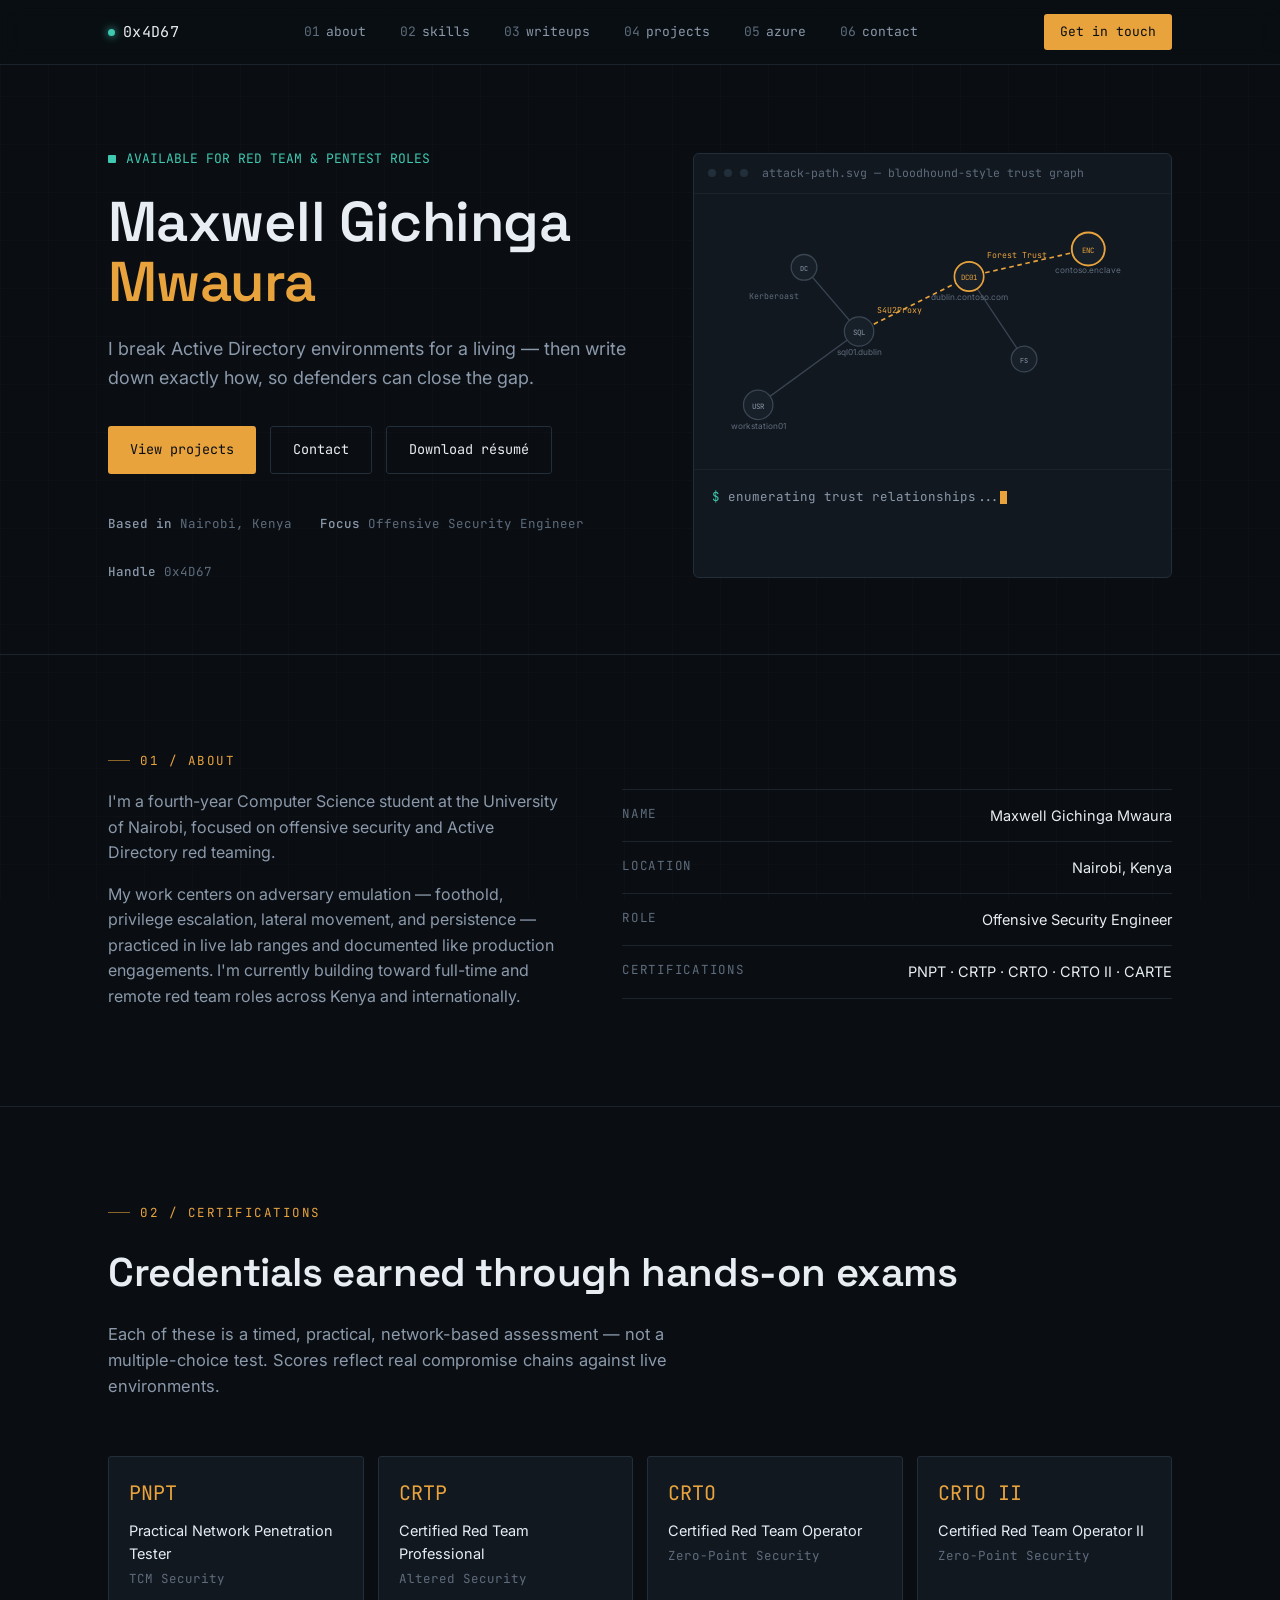
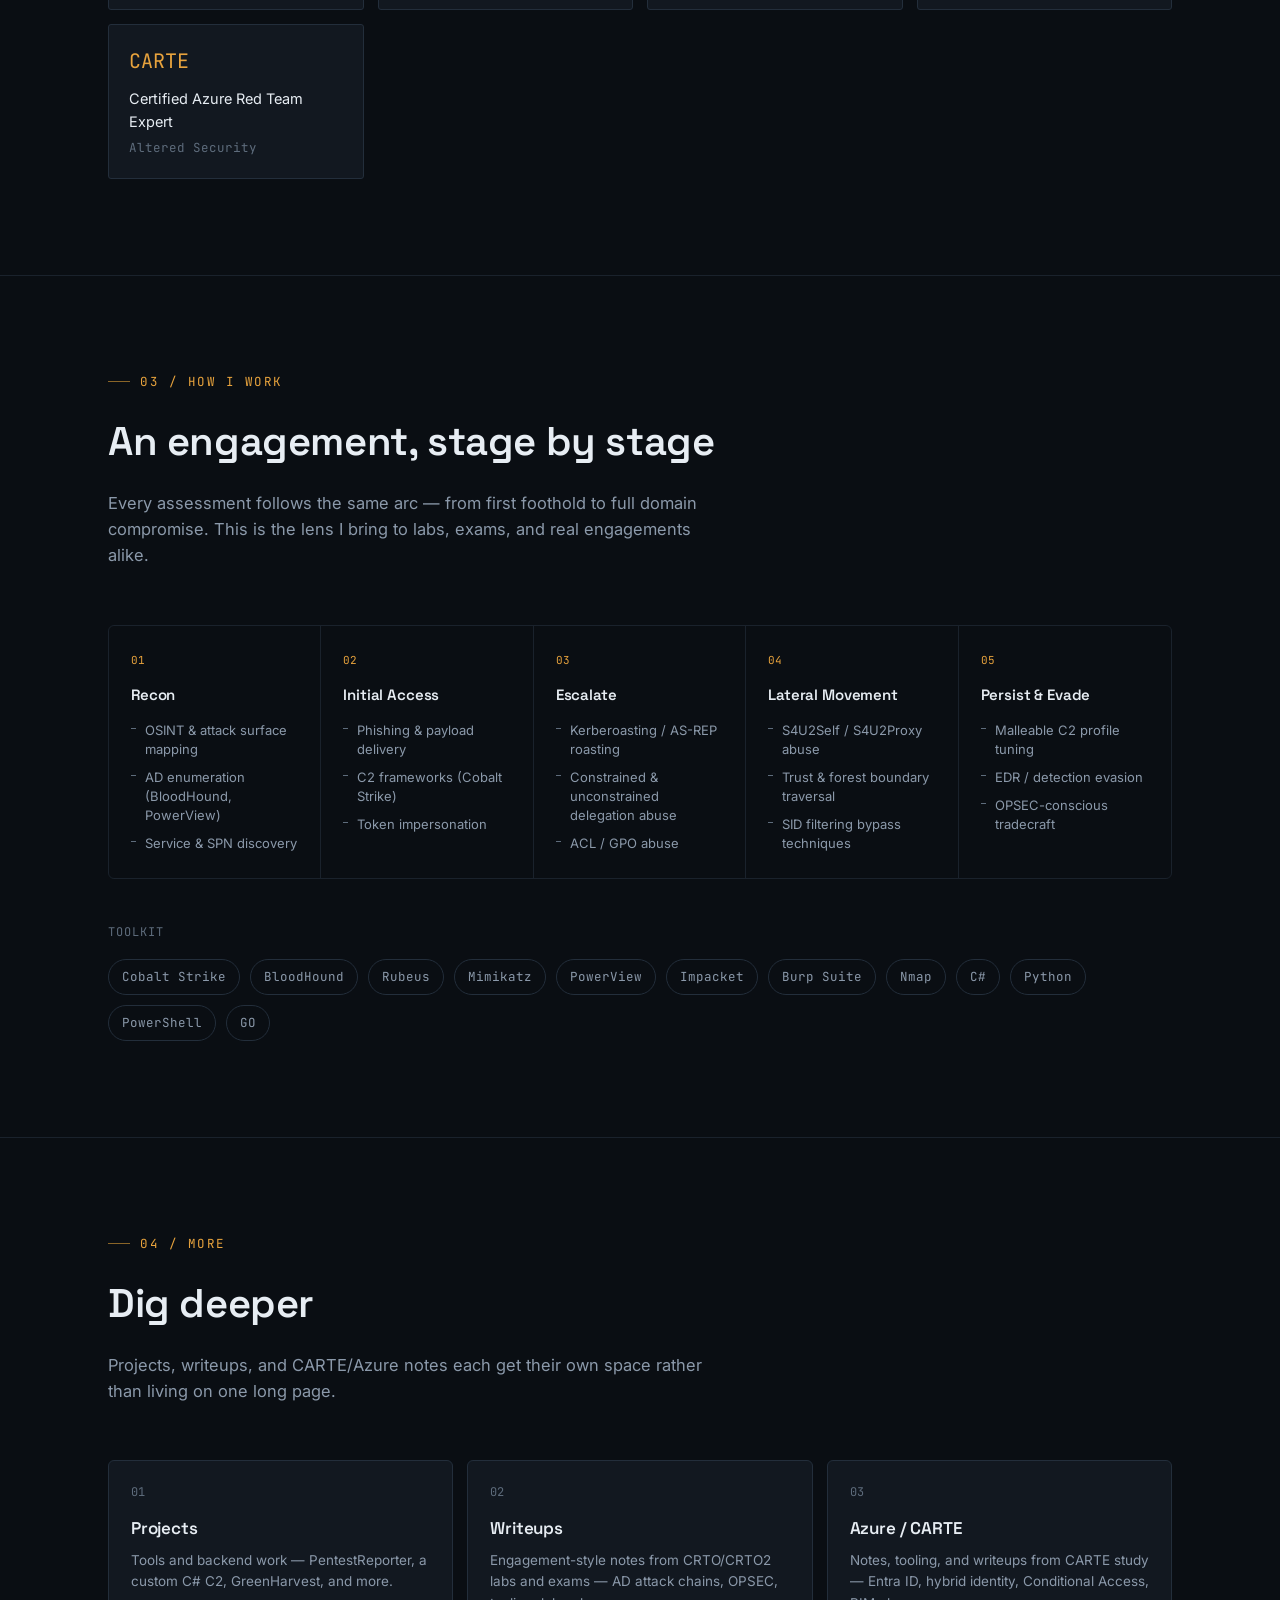
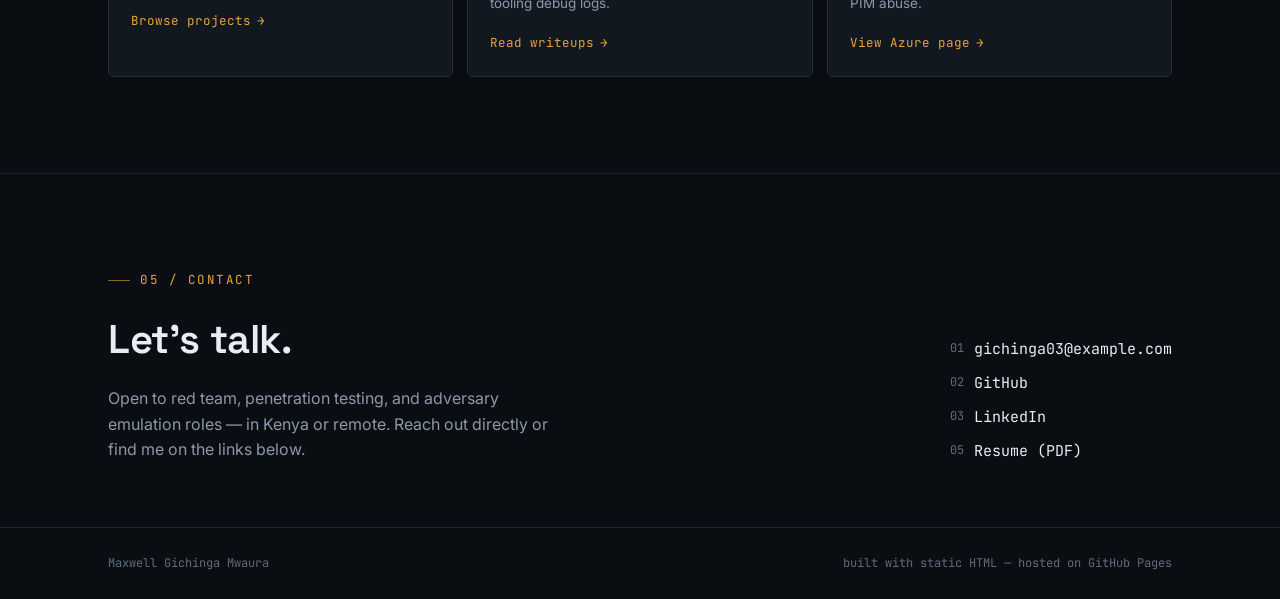
<file: index.html>
<!DOCTYPE html>
<html lang="en">
<head>
<meta charset="UTF-8">
<meta name="viewport" content="width=device-width, initial-scale=1.0">
<title>Maxwell Gichinga Mwaura — Offensive Security Engineer</title>
<meta name="description" content="Portfolio of Maxwell Gichinga Mwaura — offensive security engineer specializing in Active Directory red teaming, based in Nairobi, Kenya.">

<link rel="icon" href="data:image/svg+xml,<svg xmlns=%22http://www.w3.org/2000/svg%22 viewBox=%220 0 100 100%22><rect width=%22100%22 height=%22100%22 fill=%22%230A0E13%22/><text x=%2250%22 y=%2266%22 font-size=%2260%22 fill=%22%23E8A33D%22 text-anchor=%22middle%22 font-family=%22monospace%22>&gt;</text></svg>">

<link rel="preconnect" href="https://fonts.googleapis.com">
<link href="https://fonts.googleapis.com/css2?family=Space+Grotesk:wght@500;600;700&family=Inter:wght@400;500;600&family=JetBrains+Mono:wght@400;500&display=swap" rel="stylesheet">

<link rel="stylesheet" href="css/style.css">
</head>
<body>

<!-- ============================================================
     NAV
     ============================================================ -->
<header class="nav">
  <div class="container nav-inner">
    <div class="nav-logo"><span class="dot"></span><span id="nav-handle">0x4D67</span></div>
    <nav class="nav-links">
      <a href="#about" data-index="01">about</a>
      <a href="#skills" data-index="02">skills</a>
      <a href="writeups.html" data-index="03">writeups</a>
      <a href="projects.html" data-index="04">projects</a>
      <a href="azure.html" data-index="05">azure</a>
      <a href="#contact" data-index="06">contact</a>
    </nav>
    <a href="#contact" class="nav-cta">Get in touch</a>
  </div>
</header>

<!-- ============================================================
     HERO
     ============================================================ -->
<section class="hero">
  <div class="container hero-grid">
    <div class="reveal in">
      <div class="hero-kicker"><span class="blink"></span> AVAILABLE FOR RED TEAM &amp; PENTEST ROLES</div>
      <h1 id="hero-name">Maxwell Gichinga<br><span class="accent">Mwaura</span></h1>
      <p class="lede" id="hero-tagline">I break Active Directory environments for a living — then write down exactly how, so defenders can close the gap.</p>
      <div class="hero-actions" id="hero-actions">
        <a href="projects.html" class="btn btn-primary">View projects</a>
        <a href="#contact" class="btn btn-ghost">Contact</a>
        <!-- resume button injected here by main.js if resumeUrl is set -->
      </div>
      <div class="hero-meta" id="hero-meta">
        <span><strong>Based in</strong> Nairobi, Kenya</span>
        <span><strong>Focus</strong> AD Red Teaming</span>
        <span><strong>Status</strong> University of Nairobi, CS '27</span>
      </div>
    </div>

    <div class="hero-visual reveal in">
      <div class="hero-visual-head">
        <span class="tab"></span><span class="tab"></span><span class="tab"></span>
        <span style="margin-left:6px;">attack-path.svg — bloodhound-style trust graph</span>
      </div>

      <svg viewBox="0 0 520 300" xmlns="http://www.w3.org/2000/svg" aria-hidden="true">
        <defs>
          <marker id="arrow" viewBox="0 0 10 10" refX="9" refY="5" markerWidth="6" markerHeight="6" orient="auto-start-reverse">
            <path d="M0,0 L10,5 L0,10 z" fill="#3A4552"></path>
          </marker>
          <marker id="arrowAmber" viewBox="0 0 10 10" refX="9" refY="5" markerWidth="6" markerHeight="6" orient="auto-start-reverse">
            <path d="M0,0 L10,5 L0,10 z" fill="#E8A33D"></path>
          </marker>
        </defs>

        <!-- static edges -->
        <line x1="70" y1="230" x2="180" y2="150" stroke="#3A4552" stroke-width="1.4" marker-end="url(#arrow)"/>
        <line x1="180" y1="150" x2="300" y2="90"  stroke="#E8A33D" stroke-width="1.8" marker-end="url(#arrowAmber)" stroke-dasharray="5 4" class="flow-edge"/>
        <line x1="300" y1="90"  x2="430" y2="60"  stroke="#E8A33D" stroke-width="1.8" marker-end="url(#arrowAmber)" stroke-dasharray="5 4" class="flow-edge"/>
        <line x1="180" y1="150" x2="120" y2="80"  stroke="#3A4552" stroke-width="1.4" marker-end="url(#arrow)"/>
        <line x1="300" y1="90"  x2="360" y2="180" stroke="#3A4552" stroke-width="1.4" marker-end="url(#arrow)"/>

        <!-- edge labels -->
        <text x="200" y="130" font-family="JetBrains Mono, monospace" font-size="9" fill="#E8A33D">S4U2Proxy</text>
        <text x="320" y="70" font-family="JetBrains Mono, monospace" font-size="9" fill="#E8A33D">Forest Trust</text>
        <text x="60" y="115" font-family="JetBrains Mono, monospace" font-size="9" fill="#5E6C7C">Kerberoast</text>

        <!-- nodes -->
        <g>
          <circle cx="70" cy="230" r="16" fill="#171F29" stroke="#3A4552" stroke-width="1.4"/>
          <text x="70" y="234" text-anchor="middle" font-family="JetBrains Mono, monospace" font-size="8" fill="#8B99AA">USR</text>
          <text x="70" y="256" text-anchor="middle" font-family="Inter, sans-serif" font-size="9" fill="#5E6C7C">workstation01</text>
        </g>

        <g>
          <circle cx="180" cy="150" r="16" fill="#171F29" stroke="#3A4552" stroke-width="1.4"/>
          <text x="180" y="154" text-anchor="middle" font-family="JetBrains Mono, monospace" font-size="8" fill="#8B99AA">SQL</text>
          <text x="180" y="176" text-anchor="middle" font-family="Inter, sans-serif" font-size="9" fill="#5E6C7C">sql01.dublin</text>
        </g>

        <g>
          <circle cx="120" cy="80" r="14" fill="#171F29" stroke="#3A4552" stroke-width="1.4"/>
          <text x="120" y="84" text-anchor="middle" font-family="JetBrains Mono, monospace" font-size="7.5" fill="#8B99AA">DC</text>
        </g>

        <g>
          <circle cx="300" cy="90" r="16" fill="#171F29" stroke="#E8A33D" stroke-width="1.8"/>
          <text x="300" y="94" text-anchor="middle" font-family="JetBrains Mono, monospace" font-size="8" fill="#E8A33D">DC01</text>
          <text x="300" y="116" text-anchor="middle" font-family="Inter, sans-serif" font-size="9" fill="#5E6C7C">dublin.contoso.com</text>
        </g>

        <g>
          <circle cx="360" cy="180" r="14" fill="#171F29" stroke="#3A4552" stroke-width="1.4"/>
          <text x="360" y="184" text-anchor="middle" font-family="JetBrains Mono, monospace" font-size="7.5" fill="#8B99AA">FS</text>
        </g>

        <g>
          <circle cx="430" cy="60" r="18" fill="#171F29" stroke="#E8A33D" stroke-width="2"/>
          <circle cx="430" cy="60" r="18" fill="none" stroke="#E8A33D" stroke-width="1" opacity="0.5" class="pulse-ring"/>
          <text x="430" y="64" text-anchor="middle" font-family="JetBrains Mono, monospace" font-size="8" fill="#E8A33D">ENC</text>
          <text x="430" y="86" text-anchor="middle" font-family="Inter, sans-serif" font-size="9" fill="#5E6C7C">contoso.enclave</text>
        </g>
      </svg>

      <div class="terminal">
        <div><span class="prompt">$</span> <span id="typewriter"></span><span class="cursor"></span></div>
      </div>
    </div>
  </div>
</section>

<!-- ============================================================
     ABOUT
     ============================================================ -->
<section id="about">
  <div class="container">
    <div class="eyebrow">01 / About</div>
    <div class="about-grid">
      <div class="about-copy reveal" id="about-copy">
        <!-- injected from config.js -->
      </div>
      <div class="fact-list" id="fact-list">
        <!-- injected from config.js -->
      </div>
    </div>
  </div>
</section>

<!-- ============================================================
     CERTIFICATIONS
     ============================================================ -->
<section id="certs">
  <div class="container">
    <div class="eyebrow">02 / Certifications</div>
    <h2>Credentials earned through hands-on exams</h2>
    <p class="section-intro">Each of these is a timed, practical, network-based assessment — not a multiple-choice test. Scores reflect real compromise chains against live environments.</p>
    <div class="cert-grid" id="cert-grid">
      <!-- injected from config.js -->
    </div>
  </div>
</section>

<!-- ============================================================
     SKILLS / KILL CHAIN
     ============================================================ -->
<section id="skills">
  <div class="container">
    <div class="eyebrow">03 / How I Work</div>
    <h2>An engagement, stage by stage</h2>
    <p class="section-intro">Every assessment follows the same arc — from first foothold to full domain compromise. This is the lens I bring to labs, exams, and real engagements alike.</p>

    <div class="chain" id="chain-grid">
      <!-- injected from config.js -->
    </div>

    <div class="toolkit-row">
      <div class="toolkit-label">Toolkit</div>
      <div class="chips" id="toolkit-chips">
        <!-- injected from config.js -->
      </div>
    </div>
  </div>
</section>

<!-- ============================================================
     EXPLORE — link-out strip to the dedicated pages
     ============================================================ -->
<section id="explore">
  <div class="container">
    <div class="eyebrow">04 / More</div>
    <h2>Dig deeper</h2>
    <p class="section-intro">Projects, writeups, and CARTE/Azure notes each get their own space rather than living on one long page.</p>

    <div class="explore-grid">
      <a href="projects.html" class="explore-card reveal">
        <span class="idx">01</span>
        <h3>Projects</h3>
        <p>Tools and backend work — PentestReporter, a custom C# C2, GreenHarvest, and more.</p>
        <span class="project-link">Browse projects</span>
      </a>
      <a href="writeups.html" class="explore-card reveal">
        <span class="idx">02</span>
        <h3>Writeups</h3>
        <p>Engagement-style notes from CRTO/CRTO2 labs and exams — AD attack chains, OPSEC, tooling debug logs.</p>
        <span class="project-link">Read writeups</span>
      </a>
      <a href="azure.html" class="explore-card reveal">
        <span class="idx">03</span>
        <h3>Azure / CARTE</h3>
        <p>Notes, tooling, and writeups from CARTE study — Entra ID, hybrid identity, Conditional Access, PIM abuse.</p>
        <span class="project-link">View Azure page</span>
      </a>
    </div>
  </div>
</section>

<!-- ============================================================
     CONTACT
     ============================================================ -->
<section id="contact" class="contact">
  <div class="container contact-grid">
    <div>
      <div class="eyebrow">05 / Contact</div>
      <h2>Let's talk.</h2>
      <p>Open to red team, penetration testing, and adversary emulation roles — in Kenya or remote. Reach out directly or find me on the links below.</p>
    </div>
    <div class="contact-links" id="contact-links">
      <!-- injected from config.js -->
    </div>
  </div>
</section>

<footer>
  <div class="container footer-inner">
    <span id="footer-name">Maxwell Gichinga Mwaura</span>
    <span>built with static HTML — hosted on GitHub Pages</span>
  </div>
</footer>

<script src="js/config.js"></script>
<script src="js/projects.js"></script>
<script src="js/writeups.js"></script>
<script src="js/azure-notes.js"></script>
<script src="js/azure-tools.js"></script>
<script src="js/azure-writeups.js"></script>
<script src="js/main.js"></script>
</body>
</html>
</file>
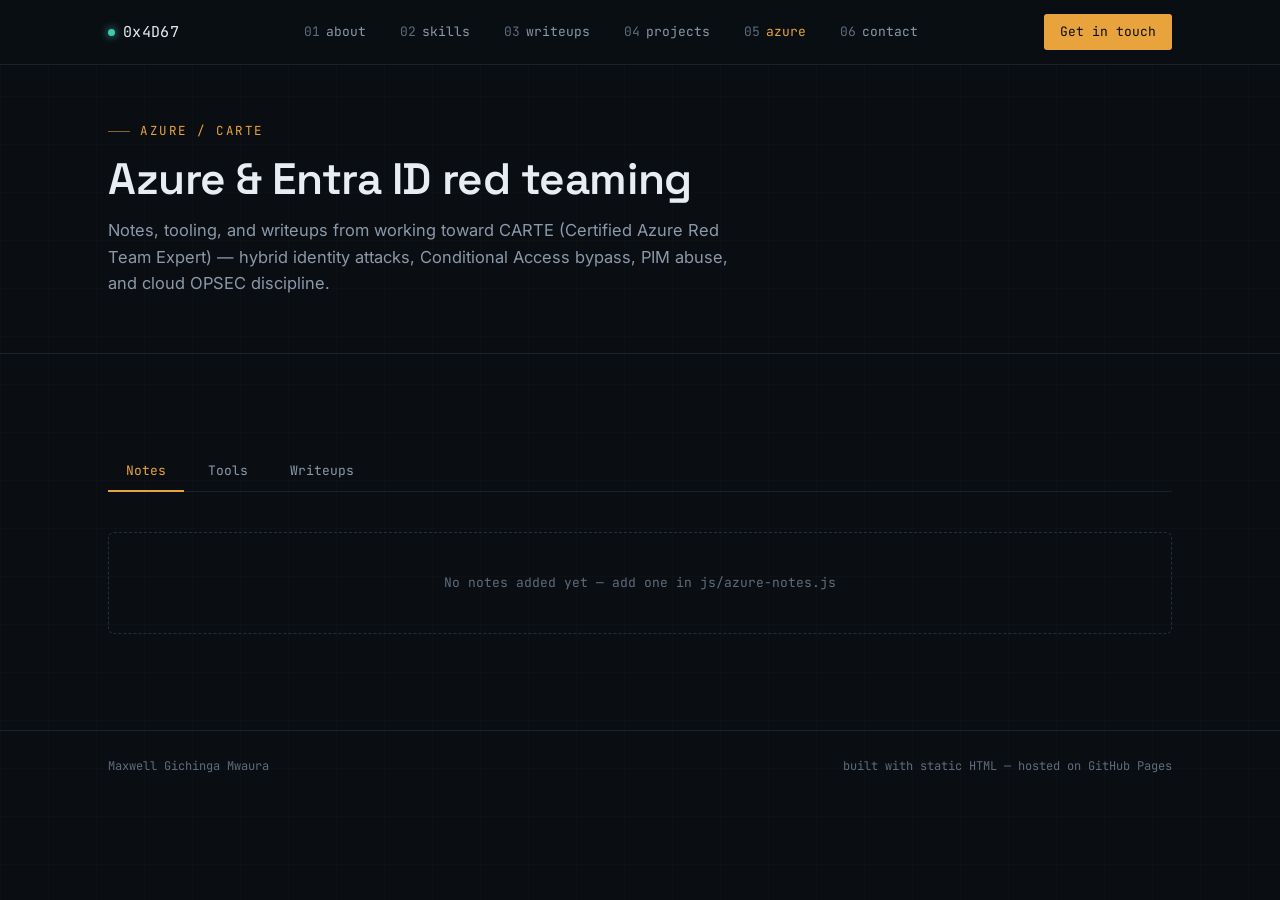
<file: azure.html>
<!DOCTYPE html>
<html lang="en">
<head>
<meta charset="UTF-8">
<meta name="viewport" content="width=device-width, initial-scale=1.0">
<title>Azure / CARTE — Maxwell Gichinga Mwaura</title>
<meta name="description" content="Azure and Entra ID red team notes, tools, and writeups from Maxwell Gichinga Mwaura's CARTE study — hybrid identity attacks, Conditional Access bypass, PIM abuse.">

<link rel="icon" href="data:image/svg+xml,<svg xmlns=%22http://www.w3.org/2000/svg%22 viewBox=%220 0 100 100%22><rect width=%22100%22 height=%22100%22 fill=%22%230A0E13%22/><text x=%2250%22 y=%2266%22 font-size=%2260%22 fill=%22%23E8A33D%22 text-anchor=%22middle%22 font-family=%22monospace%22>&gt;</text></svg>">

<link rel="preconnect" href="https://fonts.googleapis.com">
<link href="https://fonts.googleapis.com/css2?family=Space+Grotesk:wght@500;600;700&family=Inter:wght@400;500;600&family=JetBrains+Mono:wght@400;500&display=swap" rel="stylesheet">

<link rel="stylesheet" href="css/style.css">
</head>
<body>

<header class="nav">
  <div class="container nav-inner">
    <div class="nav-logo"><span class="dot"></span><span id="nav-handle">0x4D67</span></div>
    <nav class="nav-links">
      <a href="index.html#about" data-index="01">about</a>
      <a href="index.html#skills" data-index="02">skills</a>
      <a href="writeups.html" data-index="03">writeups</a>
      <a href="projects.html" data-index="04">projects</a>
      <a href="azure.html" data-index="05">azure</a>
      <a href="index.html#contact" data-index="06">contact</a>
    </nav>
    <a href="index.html#contact" class="nav-cta">Get in touch</a>
  </div>
</header>

<section class="page-hero">
  <div class="container">
    <div class="eyebrow">Azure / CARTE</div>
    <h1>Azure &amp; Entra ID red teaming</h1>
    <p>Notes, tooling, and writeups from working toward CARTE (Certified Azure Red Team Expert) — hybrid identity attacks, Conditional Access bypass, PIM abuse, and cloud OPSEC discipline.</p>
  </div>
</section>

<section id="azure-content">
  <div class="container" data-tab-group>

    <div class="tabs">
      <button class="tab-btn active" data-tab-target="notes">Notes</button>
      <button class="tab-btn" data-tab-target="tools">Tools</button>
      <button class="tab-btn" data-tab-target="writeups">Writeups</button>
    </div>

    <div class="tab-panel active" data-tab-panel="notes">
      <div class="note-grid" id="azure-notes-grid">
        <!-- injected from azure-notes.js -->
      </div>
    </div>

    <div class="tab-panel" data-tab-panel="tools">
      <div class="tool-list" id="azure-tools-list">
        <!-- injected from azure-tools.js -->
      </div>
    </div>

    <div class="tab-panel" data-tab-panel="writeups">
      <div class="writeup-list" id="azure-writeup-list">
        <!-- injected from azure-writeups.js -->
      </div>
    </div>

  </div>
</section>

<footer>
  <div class="container footer-inner">
    <span id="footer-name">Maxwell Gichinga Mwaura</span>
    <span>built with static HTML — hosted on GitHub Pages</span>
  </div>
</footer>

<script src="js/config.js"></script>
<script src="js/azure-notes.js"></script>
<script src="js/azure-tools.js"></script>
<script src="js/azure-writeups.js"></script>
<script src="js/main.js"></script>
</body>
</html>
</file>
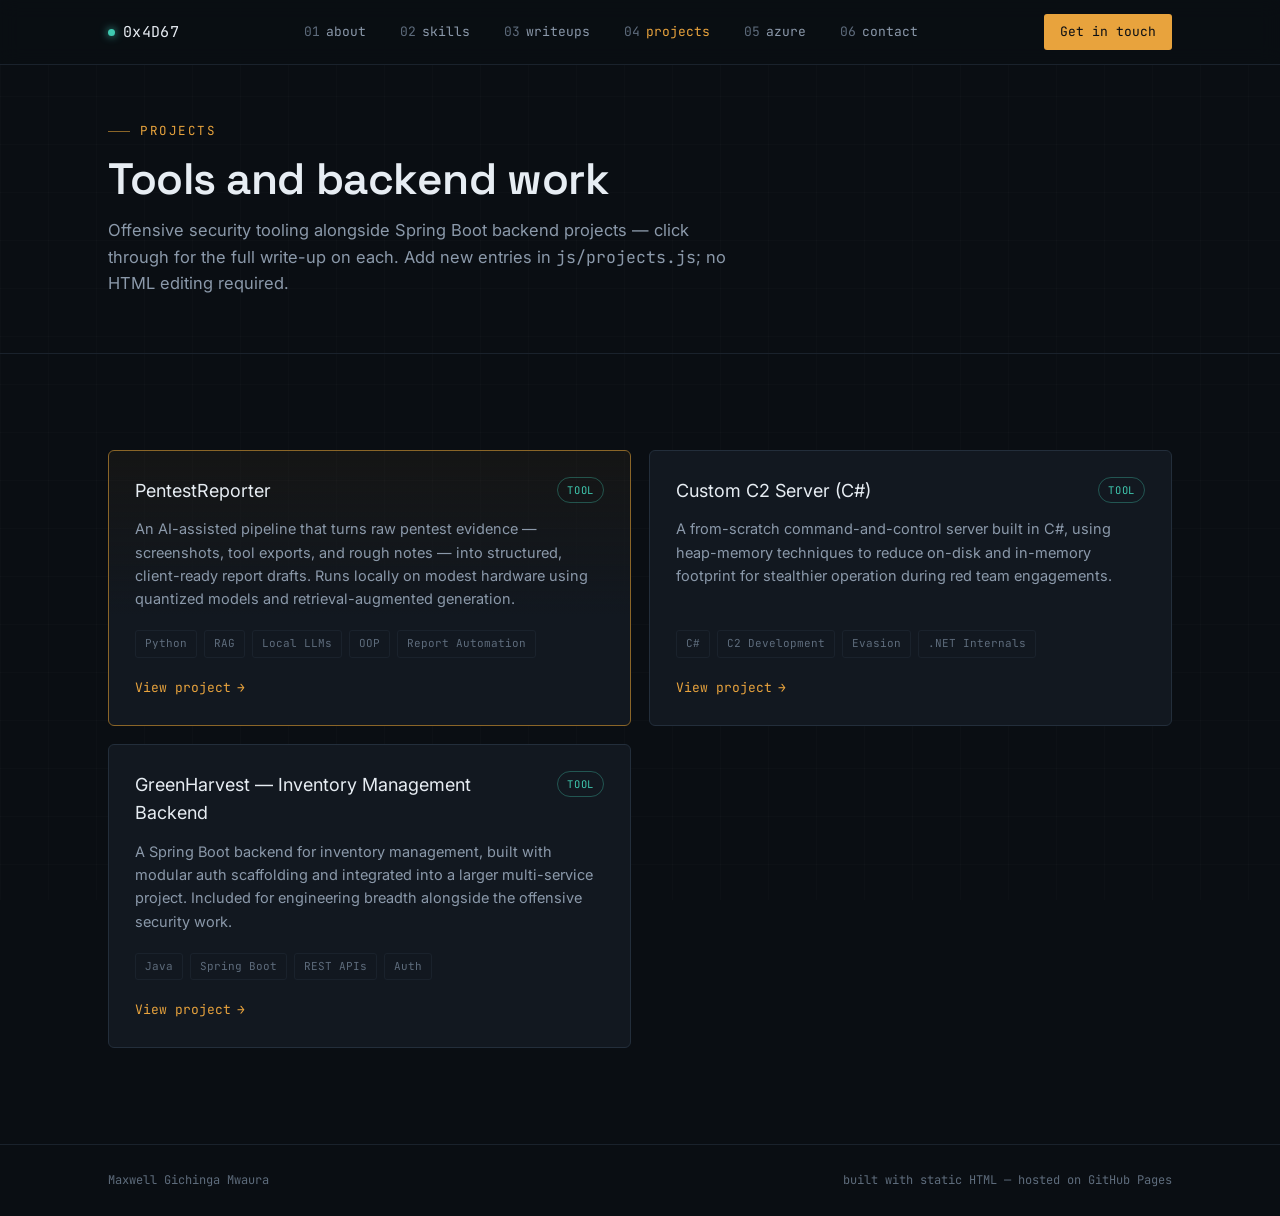
<file: projects.html>
<!DOCTYPE html>
<html lang="en">
<head>
<meta charset="UTF-8">
<meta name="viewport" content="width=device-width, initial-scale=1.0">
<title>Projects — Maxwell Gichinga Mwaura</title>
<meta name="description" content="Tools and backend projects by Maxwell Gichinga Mwaura — offensive security tooling and Spring Boot backend work.">

<link rel="icon" href="data:image/svg+xml,<svg xmlns=%22http://www.w3.org/2000/svg%22 viewBox=%220 0 100 100%22><rect width=%22100%22 height=%22100%22 fill=%22%230A0E13%22/><text x=%2250%22 y=%2266%22 font-size=%2260%22 fill=%22%23E8A33D%22 text-anchor=%22middle%22 font-family=%22monospace%22>&gt;</text></svg>">

<link rel="preconnect" href="https://fonts.googleapis.com">
<link href="https://fonts.googleapis.com/css2?family=Space+Grotesk:wght@500;600;700&family=Inter:wght@400;500;600&family=JetBrains+Mono:wght@400;500&display=swap" rel="stylesheet">

<link rel="stylesheet" href="css/style.css">
</head>
<body>

<header class="nav">
  <div class="container nav-inner">
    <div class="nav-logo"><span class="dot"></span><span id="nav-handle">0x4D67</span></div>
    <nav class="nav-links">
      <a href="index.html#about" data-index="01">about</a>
      <a href="index.html#skills" data-index="02">skills</a>
      <a href="writeups.html" data-index="03">writeups</a>
      <a href="projects.html" data-index="04">projects</a>
      <a href="azure.html" data-index="05">azure</a>
      <a href="index.html#contact" data-index="06">contact</a>
    </nav>
    <a href="index.html#contact" class="nav-cta">Get in touch</a>
  </div>
</header>

<section class="page-hero">
  <div class="container">
    <div class="eyebrow">Projects</div>
    <h1>Tools and backend work</h1>
    <p>Offensive security tooling alongside Spring Boot backend projects — click through for the full write-up on each. Add new entries in <span class="mono">js/projects.js</span>; no HTML editing required.</p>
  </div>
</section>

<section id="projects">
  <div class="container">
    <div class="project-grid" id="project-grid">
      <!-- injected from projects.js -->
    </div>
  </div>
</section>

<footer>
  <div class="container footer-inner">
    <span id="footer-name">Maxwell Gichinga Mwaura</span>
    <span>built with static HTML — hosted on GitHub Pages</span>
  </div>
</footer>

<script src="js/config.js"></script>
<script src="js/projects.js"></script>
<script src="js/main.js"></script>
</body>
</html>
</file>
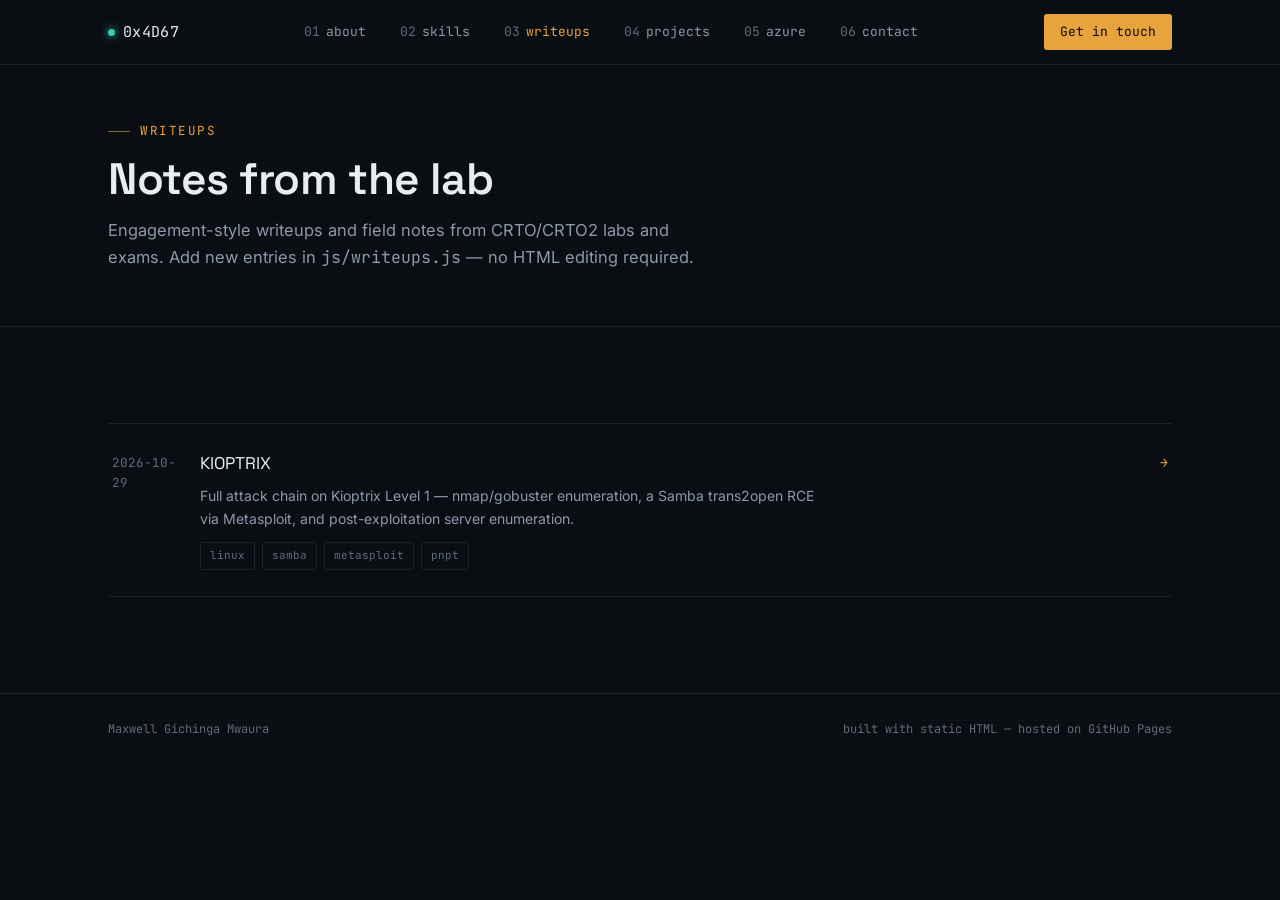
<file: writeups.html>
<!DOCTYPE html>
<html lang="en">
<head>
<meta charset="UTF-8">
<meta name="viewport" content="width=device-width, initial-scale=1.0">
<title>Writeups — Maxwell Gichinga Mwaura</title>
<meta name="description" content="Engagement-style writeups and lab notes by Maxwell Gichinga Mwaura — Active Directory attack chains, Kerberos abuse, OPSEC.">

<link rel="icon" href="data:image/svg+xml,<svg xmlns=%22http://www.w3.org/2000/svg%22 viewBox=%220 0 100 100%22><rect width=%22100%22 height=%22100%22 fill=%22%230A0E13%22/><text x=%2250%22 y=%2266%22 font-size=%2260%22 fill=%22%23E8A33D%22 text-anchor=%22middle%22 font-family=%22monospace%22>&gt;</text></svg>">

<link rel="preconnect" href="https://fonts.googleapis.com">
<link href="https://fonts.googleapis.com/css2?family=Space+Grotesk:wght@500;600;700&family=Inter:wght@400;500;600&family=JetBrains+Mono:wght@400;500&display=swap" rel="stylesheet">

<link rel="stylesheet" href="css/style.css">
</head>
<body>

<header class="nav">
  <div class="container nav-inner">
    <div class="nav-logo"><span class="dot"></span><span id="nav-handle">0x4D67</span></div>
    <nav class="nav-links">
      <a href="index.html#about" data-index="01">about</a>
      <a href="index.html#skills" data-index="02">skills</a>
      <a href="writeups.html" data-index="03">writeups</a>
      <a href="projects.html" data-index="04">projects</a>
      <a href="azure.html" data-index="05">azure</a>
      <a href="index.html#contact" data-index="06">contact</a>
    </nav>
    <a href="index.html#contact" class="nav-cta">Get in touch</a>
  </div>
</header>

<section class="page-hero">
  <div class="container">
    <div class="eyebrow">Writeups</div>
    <h1>Notes from the lab</h1>
    <p>Engagement-style writeups and field notes from CRTO/CRTO2 labs and exams. Add new entries in <span class="mono">js/writeups.js</span> — no HTML editing required.</p>
  </div>
</section>

<section id="writeups">
  <div class="container">
    <div class="writeup-list" id="writeup-list">
      <!-- injected from writeups.js -->
    </div>
  </div>
</section>

<footer>
  <div class="container footer-inner">
    <span id="footer-name">Maxwell Gichinga Mwaura</span>
    <span>built with static HTML — hosted on GitHub Pages</span>
  </div>
</footer>

<script src="js/config.js"></script>
<script src="js/writeups.js"></script>
<script src="js/main.js"></script>
</body>
</html>
</file>
<file: css/style.css>
/* ==========================================================
   TOKENS
   ========================================================== */
:root {
  --bg:        #0A0E13;
  --surface:   #121820;
  --surface-2: #171F29;
  --line:      #232E3B;
  --line-soft: #1A222C;

  --text:      #E7EDF3;
  --muted:     #8B99AA;
  --muted-2:   #5E6C7C;

  --amber:     #E8A33D;
  --amber-dim: #8A6528;
  --teal:      #3FC9B0;
  --red:       #E5575C;

  --font-display: 'Space Grotesk', 'Segoe UI', sans-serif;
  --font-body:    'Inter', 'Segoe UI', sans-serif;
  --font-mono:    'JetBrains Mono', 'Courier New', monospace;

  --container: 1120px;
  --radius: 3px;
}

/* ==========================================================
   RESET / BASE
   ========================================================== */
* { box-sizing: border-box; margin: 0; padding: 0; }

html { scroll-behavior: smooth; }

@media (prefers-reduced-motion: reduce) {
  html { scroll-behavior: auto; }
  *, *::before, *::after {
    animation-duration: 0.001ms !important;
    animation-iteration-count: 1 !important;
    transition-duration: 0.001ms !important;
    scroll-behavior: auto !important;
  }
}

body {
  background: var(--bg);
  color: var(--text);
  font-family: var(--font-body);
  font-size: 16px;
  line-height: 1.6;
  -webkit-font-smoothing: antialiased;
}

body::before {
  content: "";
  position: fixed;
  inset: 0;
  pointer-events: none;
  z-index: 0;
  background-image:
    linear-gradient(rgba(255,255,255,0.015) 1px, transparent 1px),
    linear-gradient(90deg, rgba(255,255,255,0.015) 1px, transparent 1px);
  background-size: 48px 48px;
}

a { color: inherit; text-decoration: none; }

img { max-width: 100%; display: block; }

.container {
  max-width: var(--container);
  margin: 0 auto;
  padding: 0 28px;
}

section {
  position: relative;
  z-index: 1;
  padding: 96px 0;
  border-bottom: 1px solid var(--line-soft);
}

section:last-of-type { border-bottom: none; }

.eyebrow {
  font-family: var(--font-mono);
  font-size: 12.5px;
  letter-spacing: 0.12em;
  text-transform: uppercase;
  color: var(--amber);
  display: flex;
  align-items: center;
  gap: 10px;
  margin-bottom: 18px;
}

.eyebrow::before {
  content: "";
  width: 22px;
  height: 1px;
  background: var(--amber-dim);
}

h1, h2, h3, h4 {
  font-family: var(--font-display);
  font-weight: 600;
  letter-spacing: -0.01em;
  color: var(--text);
}

h2 {
  font-size: clamp(28px, 3.4vw, 40px);
  margin-bottom: 16px;
}

.section-intro {
  max-width: 620px;
  color: var(--muted);
  font-size: 16.5px;
  margin-bottom: 56px;
}

.mono { font-family: var(--font-mono); }

/* ==========================================================
   NAV
   ========================================================== */
header.nav {
  position: sticky;
  top: 0;
  z-index: 50;
  background: rgba(10, 14, 19, 0.86);
  backdrop-filter: blur(10px);
  border-bottom: 1px solid var(--line-soft);
}

.nav-inner {
  display: flex;
  align-items: center;
  justify-content: space-between;
  height: 64px;
}

.nav-logo {
  font-family: var(--font-mono);
  font-size: 15px;
  color: var(--text);
  letter-spacing: 0.02em;
  display: flex;
  align-items: center;
  gap: 8px;
}

.nav-logo .dot {
  width: 7px; height: 7px;
  border-radius: 50%;
  background: var(--teal);
  box-shadow: 0 0 8px var(--teal);
}

.nav-links {
  display: flex;
  gap: 34px;
  font-family: var(--font-mono);
  font-size: 13px;
  color: var(--muted);
}

.nav-links a { transition: color 0.15s ease; }
.nav-links a:hover { color: var(--amber); }
.nav-links a.current { color: var(--amber); }

.nav-links a::before {
  content: attr(data-index);
  color: var(--muted-2);
  margin-right: 6px;
}

.nav-cta {
  font-family: var(--font-mono);
  font-size: 13px;
  color: var(--bg);
  background: var(--amber);
  padding: 8px 16px;
  border-radius: var(--radius);
  transition: filter 0.15s ease;
}
.nav-cta:hover { filter: brightness(1.1); }

.nav-toggle { display: none; }

@media (max-width: 780px) {
  .nav-links { display: none; }
  .nav-toggle {
    display: block;
    font-family: var(--font-mono);
    color: var(--text);
    background: none;
    border: 1px solid var(--line);
    padding: 6px 10px;
    border-radius: var(--radius);
  }
}

/* ==========================================================
   HERO
   ========================================================== */
.hero {
  padding-top: 84px;
  padding-bottom: 72px;
  border-bottom: 1px solid var(--line-soft);
}

.hero-grid {
  display: grid;
  grid-template-columns: 1.05fr 0.95fr;
  gap: 56px;
  align-items: center;
}

@media (max-width: 900px) {
  .hero-grid { grid-template-columns: 1fr; }
}

.hero-kicker {
  font-family: var(--font-mono);
  font-size: 13px;
  color: var(--teal);
  display: flex;
  align-items: center;
  gap: 10px;
  margin-bottom: 22px;
}

.hero-kicker .blink {
  width: 8px; height: 8px;
  background: var(--teal);
  border-radius: 1px;
  animation: blink 1.1s steps(1) infinite;
}

@keyframes blink { 50% { opacity: 0; } }

.hero h1 {
  font-size: clamp(36px, 5vw, 56px);
  line-height: 1.08;
  margin-bottom: 22px;
}

.hero h1 .accent { color: var(--amber); }

.hero p.lede {
  font-size: 18px;
  color: var(--muted);
  max-width: 520px;
  margin-bottom: 34px;
}

.hero-actions {
  display: flex;
  gap: 14px;
  flex-wrap: wrap;
  margin-bottom: 40px;
}

.btn {
  font-family: var(--font-mono);
  font-size: 13.5px;
  padding: 12px 22px;
  border-radius: var(--radius);
  transition: all 0.15s ease;
  display: inline-flex;
  align-items: center;
  gap: 8px;
}

.btn-primary {
  background: var(--amber);
  color: var(--bg);
}
.btn-primary:hover { filter: brightness(1.1); transform: translateY(-1px); }

.btn-ghost {
  border: 1px solid var(--line);
  color: var(--text);
}
.btn-ghost:hover { border-color: var(--amber-dim); color: var(--amber); }

.hero-meta {
  display: flex;
  gap: 28px;
  font-family: var(--font-mono);
  font-size: 12.5px;
  color: var(--muted-2);
  flex-wrap: wrap;
}

.hero-meta span strong { color: var(--muted); font-weight: 500; }

/* --- Signature graphic: attack path graph + terminal --- */
.hero-visual {
  background: var(--surface);
  border: 1px solid var(--line);
  border-radius: 6px;
  overflow: hidden;
}

.hero-visual-head {
  display: flex;
  align-items: center;
  gap: 8px;
  padding: 10px 14px;
  border-bottom: 1px solid var(--line-soft);
  font-family: var(--font-mono);
  font-size: 11.5px;
  color: var(--muted-2);
}

.hero-visual-head .tab {
  width: 8px; height: 8px; border-radius: 50%;
  background: var(--line);
}

.hero-visual svg { display: block; width: 100%; height: auto; }

.terminal {
  font-family: var(--font-mono);
  font-size: 12.5px;
  line-height: 1.7;
  padding: 16px 18px 20px;
  color: var(--muted);
  border-top: 1px solid var(--line-soft);
  min-height: 108px;
}

.terminal .prompt { color: var(--teal); }
.terminal .ok { color: var(--teal); }
.terminal .warn { color: var(--amber); }
.terminal .cursor {
  display: inline-block;
  width: 7px; height: 13px;
  background: var(--amber);
  vertical-align: middle;
  animation: blink 1s steps(1) infinite;
}

/* ==========================================================
   ABOUT
   ========================================================== */
.about-grid {
  display: grid;
  grid-template-columns: 0.9fr 1.1fr;
  gap: 64px;
}

@media (max-width: 860px) {
  .about-grid { grid-template-columns: 1fr; gap: 40px; }
}

.about-copy p {
  color: var(--muted);
  margin-bottom: 16px;
  font-size: 16px;
}

.about-copy p:last-child { margin-bottom: 0; }

.fact-list {
  display: flex;
  flex-direction: column;
  gap: 0;
  border-top: 1px solid var(--line-soft);
}

.fact-row {
  display: flex;
  justify-content: space-between;
  padding: 14px 0;
  border-bottom: 1px solid var(--line-soft);
  font-size: 14.5px;
}

.fact-row .k {
  font-family: var(--font-mono);
  color: var(--muted-2);
  font-size: 12.5px;
  text-transform: uppercase;
  letter-spacing: 0.06em;
}

.fact-row .v { color: var(--text); text-align: right; }

/* ==========================================================
   CERTS
   ========================================================== */
.cert-grid {
  display: grid;
  grid-template-columns: repeat(auto-fill, minmax(220px, 1fr));
  gap: 14px;
}

.cert-card {
  border: 1px solid var(--line);
  background: var(--surface);
  border-radius: var(--radius);
  padding: 20px;
  transition: border-color 0.15s ease, transform 0.15s ease;
}

.cert-card:hover {
  border-color: var(--amber-dim);
  transform: translateY(-2px);
}

.cert-code {
  font-family: var(--font-mono);
  font-size: 20px;
  color: var(--amber);
  margin-bottom: 10px;
}

.cert-name { font-size: 14.5px; color: var(--text); margin-bottom: 4px; }
.cert-issuer { font-size: 12.5px; color: var(--muted-2); font-family: var(--font-mono); }

/* ==========================================================
   SKILLS / KILL-CHAIN
   ========================================================== */
.chain {
  display: grid;
  grid-template-columns: repeat(5, 1fr);
  gap: 0;
  border: 1px solid var(--line-soft);
  border-radius: 6px;
  overflow: hidden;
}

@media (max-width: 900px) {
  .chain { grid-template-columns: 1fr; }
}

.chain-stage {
  padding: 26px 22px;
  border-right: 1px solid var(--line-soft);
  position: relative;
}

.chain-stage:last-child { border-right: none; }

@media (max-width: 900px) {
  .chain-stage { border-right: none; border-bottom: 1px solid var(--line-soft); }
  .chain-stage:last-child { border-bottom: none; }
}

.chain-stage::before {
  content: attr(data-n);
  font-family: var(--font-mono);
  font-size: 11px;
  color: var(--amber);
  display: block;
  margin-bottom: 14px;
}

.chain-stage h4 {
  font-size: 15px;
  margin-bottom: 14px;
  color: var(--text);
}

.chain-stage ul {
  list-style: none;
  display: flex;
  flex-direction: column;
  gap: 9px;
}

.chain-stage li {
  font-size: 13px;
  color: var(--muted);
  line-height: 1.45;
  padding-left: 14px;
  position: relative;
}

.chain-stage li::before {
  content: "";
  position: absolute;
  left: 0; top: 7px;
  width: 5px; height: 1px;
  background: var(--muted-2);
}

.toolkit-row {
  margin-top: 44px;
}

.toolkit-label {
  font-family: var(--font-mono);
  font-size: 12px;
  color: var(--muted-2);
  text-transform: uppercase;
  letter-spacing: 0.08em;
  margin-bottom: 16px;
}

.chips {
  display: flex;
  flex-wrap: wrap;
  gap: 10px;
}

.chip {
  font-family: var(--font-mono);
  font-size: 12.5px;
  color: var(--muted);
  border: 1px solid var(--line);
  padding: 7px 13px;
  border-radius: 999px;
}

/* ==========================================================
   WRITEUPS
   ========================================================== */
.writeup-list {
  display: flex;
  flex-direction: column;
  border-top: 1px solid var(--line-soft);
}

.writeup-row {
  display: grid;
  grid-template-columns: 64px 1fr 44px;
  gap: 24px;
  align-items: start;
  padding: 26px 4px;
  border-bottom: 1px solid var(--line-soft);
  transition: background 0.15s ease;
}

a.writeup-row:hover { background: var(--surface); }

.writeup-row.disabled { cursor: default; }

@media (max-width: 640px) {
  .writeup-row { grid-template-columns: 1fr; gap: 8px; }
}

.writeup-date {
  font-size: 12.5px;
  color: var(--muted-2);
  padding-top: 3px;
}

.writeup-title {
  font-family: var(--font-display);
  font-size: 17px;
  color: var(--text);
  margin-bottom: 8px;
}

.writeup-excerpt {
  font-size: 14px;
  color: var(--muted);
  max-width: 620px;
  margin-bottom: 12px;
}

.writeup-tags {
  display: flex;
  flex-wrap: wrap;
  gap: 7px;
}

.writeup-arrow {
  font-family: var(--font-mono);
  font-size: 13px;
  color: var(--amber);
  text-align: right;
  padding-top: 3px;
}

.writeup-row.disabled .writeup-arrow {
  color: var(--muted-2);
  font-size: 11px;
  text-transform: uppercase;
  letter-spacing: 0.04em;
}

/* ==========================================================
   PROJECTS
   ========================================================== */
.project-grid {
  display: grid;
  grid-template-columns: repeat(2, 1fr);
  gap: 18px;
}

@media (max-width: 760px) {
  .project-grid { grid-template-columns: 1fr; }
}

.project-card {
  border: 1px solid var(--line);
  background: var(--surface);
  border-radius: 6px;
  padding: 26px;
  display: flex;
  flex-direction: column;
  transition: border-color 0.15s ease, transform 0.15s ease;
}

.project-card:hover {
  border-color: var(--amber-dim);
  transform: translateY(-2px);
}

.project-card.featured {
  border-color: var(--amber-dim);
  background: linear-gradient(180deg, rgba(232,163,61,0.05), var(--surface) 60%);
}

.project-top {
  display: flex;
  justify-content: space-between;
  align-items: flex-start;
  margin-bottom: 12px;
  gap: 12px;
}

.project-title { font-size: 18px; }

.badge {
  font-family: var(--font-mono);
  font-size: 10.5px;
  text-transform: uppercase;
  letter-spacing: 0.06em;
  padding: 4px 9px;
  border-radius: 999px;
  white-space: nowrap;
  border: 1px solid var(--line);
  color: var(--muted-2);
}

.badge.tool     { color: var(--teal); border-color: rgba(63,201,176,0.35); }
.badge.writeup  { color: var(--amber); border-color: rgba(232,163,61,0.35); }
.badge.research { color: #B79CF0; border-color: rgba(183,156,240,0.35); }

.project-summary {
  color: var(--muted);
  font-size: 14.5px;
  margin-bottom: 20px;
  flex-grow: 1;
}

.project-tags {
  display: flex;
  flex-wrap: wrap;
  gap: 7px;
  margin-bottom: 20px;
}

.tag {
  font-family: var(--font-mono);
  font-size: 11px;
  color: var(--muted-2);
  border: 1px solid var(--line-soft);
  padding: 4px 9px;
  border-radius: var(--radius);
}

.project-link {
  font-family: var(--font-mono);
  font-size: 13px;
  color: var(--amber);
  display: inline-flex;
  align-items: center;
  gap: 6px;
  width: fit-content;
}

.project-link::after { content: "→"; transition: transform 0.15s ease; }
.project-link:hover::after { transform: translateX(3px); }

.project-link.disabled {
  color: var(--muted-2);
  cursor: default;
  pointer-events: none;
}

.projects-empty {
  border: 1px dashed var(--line);
  border-radius: 6px;
  padding: 40px;
  text-align: center;
  color: var(--muted-2);
  font-family: var(--font-mono);
  font-size: 13px;
  grid-column: 1 / -1;
}

/* ==========================================================
   CONTACT / FOOTER
   ========================================================== */
.contact {
  padding-bottom: 64px;
}

.contact-grid {
  display: flex;
  justify-content: space-between;
  align-items: flex-end;
  flex-wrap: wrap;
  gap: 40px;
}

.contact h2 { margin-bottom: 14px; }

.contact p { color: var(--muted); max-width: 460px; }

.contact-links {
  display: flex;
  flex-direction: column;
  gap: 10px;
  font-family: var(--font-mono);
  font-size: 15px;
}

.contact-links a {
  display: flex;
  align-items: center;
  gap: 10px;
  color: var(--text);
  transition: color 0.15s ease;
}

.contact-links a:hover { color: var(--amber); }
.contact-links a .idx { color: var(--muted-2); font-size: 12px; }

footer {
  border-top: 1px solid var(--line-soft);
  padding: 26px 0;
}

.footer-inner {
  display: flex;
  justify-content: space-between;
  font-family: var(--font-mono);
  font-size: 12px;
  color: var(--muted-2);
  flex-wrap: wrap;
  gap: 10px;
}

/* ==========================================================
   HERO SVG MOTION
   ========================================================== */
.flow-edge {
  animation: dash-flow 1.2s linear infinite;
}
@keyframes dash-flow {
  to { stroke-dashoffset: -18; }
}

.pulse-ring {
  transform-origin: center;
  animation: pulse-ring 2.4s ease-out infinite;
}
@keyframes pulse-ring {
  0%   { transform: scale(1);   opacity: 0.6; }
  100% { transform: scale(1.6); opacity: 0; }
}

/* ==========================================================
   REVEAL ANIMATION
   ========================================================== */
.reveal {
  opacity: 0;
  transform: translateY(14px);
  transition: opacity 0.6s ease, transform 0.6s ease;
}
.reveal.in { opacity: 1; transform: translateY(0); }

/* ==========================================================
   GENERIC EMPTY STATE (projects / notes / tools / writeups)
   ========================================================== */
.empty-state {
  border: 1px dashed var(--line);
  border-radius: 6px;
  padding: 40px;
  text-align: center;
  color: var(--muted-2);
  font-family: var(--font-mono);
  font-size: 13px;
  grid-column: 1 / -1;
}

/* ==========================================================
   SUBPAGE HERO (projects.html / writeups.html / azure.html / project.html)
   ========================================================== */
.page-hero {
  padding-top: 56px;
  padding-bottom: 56px;
}

.page-hero .eyebrow { margin-bottom: 14px; }

.page-hero h1 {
  font-size: clamp(30px, 4vw, 44px);
  line-height: 1.1;
  margin-bottom: 14px;
}

.page-hero p {
  color: var(--muted);
  font-size: 16.5px;
  max-width: 620px;
}

/* ==========================================================
   HOMEPAGE "EXPLORE" LINK-OUT CARDS
   ========================================================== */
.explore-grid {
  display: grid;
  grid-template-columns: repeat(3, 1fr);
  gap: 14px;
}

@media (max-width: 760px) {
  .explore-grid { grid-template-columns: 1fr; }
}

.explore-card {
  display: block;
  border: 1px solid var(--line);
  background: var(--surface);
  border-radius: 6px;
  padding: 22px;
  transition: border-color 0.15s ease, transform 0.15s ease;
}

.explore-card:hover {
  border-color: var(--amber-dim);
  transform: translateY(-2px);
}

.explore-card .idx {
  font-family: var(--font-mono);
  font-size: 12px;
  color: var(--muted-2);
  display: block;
  margin-bottom: 12px;
}

.explore-card h3 {
  font-size: 17px;
  margin-bottom: 8px;
}

.explore-card p {
  color: var(--muted);
  font-size: 13.5px;
  margin-bottom: 14px;
}

.explore-card .project-link { font-size: 12.5px; }

/* ==========================================================
   PROJECT DETAIL PAGE (project.html)
   ========================================================== */
.back-link {
  display: inline-flex;
  align-items: center;
  gap: 8px;
  font-family: var(--font-mono);
  font-size: 13px;
  color: var(--muted);
  margin-bottom: 32px;
  transition: color 0.15s ease;
}
.back-link:hover { color: var(--amber); }

.detail-head { margin-bottom: 36px; }

.detail-badges {
  display: flex;
  gap: 8px;
  margin-bottom: 18px;
}

.badge.status { color: var(--muted); }

.detail-head h1 {
  font-size: clamp(28px, 4vw, 40px);
  margin-bottom: 18px;
}

.detail-tags {
  display: flex;
  flex-wrap: wrap;
  gap: 7px;
}

.detail-body {
  max-width: 680px;
  margin-bottom: 36px;
}

.detail-body p {
  color: var(--muted);
  font-size: 16px;
  margin-bottom: 16px;
}
.detail-body p:last-child { margin-bottom: 0; }

.detail-highlights {
  max-width: 680px;
  margin-bottom: 36px;
}

.detail-highlights ul {
  list-style: none;
  display: flex;
  flex-direction: column;
  gap: 10px;
}

.detail-highlights li {
  font-size: 14.5px;
  color: var(--muted);
  padding-left: 16px;
  position: relative;
}

.detail-highlights li::before {
  content: "";
  position: absolute;
  left: 0; top: 8px;
  width: 6px; height: 1px;
  background: var(--amber);
}

.detail-actions { margin-top: 8px; }

/* ==========================================================
   TABS (azure.html: Notes / Tools / Writeups)
   ========================================================== */
.tabs {
  display: flex;
  gap: 6px;
  border-bottom: 1px solid var(--line-soft);
  margin-bottom: 40px;
  flex-wrap: wrap;
}

.tab-btn {
  font-family: var(--font-mono);
  font-size: 13px;
  color: var(--muted);
  background: none;
  border: none;
  padding: 12px 18px;
  cursor: pointer;
  position: relative;
  transition: color 0.15s ease;
}

.tab-btn::after {
  content: "";
  position: absolute;
  left: 0; right: 0; bottom: -1px;
  height: 2px;
  background: transparent;
}

.tab-btn:hover { color: var(--text); }

.tab-btn.active { color: var(--amber); }
.tab-btn.active::after { background: var(--amber); }

.tab-panel { display: none; }
.tab-panel.active { display: block; }

/* ==========================================================
   AZURE: NOTES
   ========================================================== */
.note-grid {
  display: grid;
  grid-template-columns: repeat(auto-fill, minmax(260px, 1fr));
  gap: 14px;
}

.note-card {
  border: 1px solid var(--line);
  background: var(--surface);
  border-radius: 6px;
  padding: 22px;
}

.note-category {
  font-size: 11.5px;
  color: var(--teal);
  text-transform: uppercase;
  letter-spacing: 0.06em;
  margin-bottom: 10px;
}

.note-title {
  font-family: var(--font-display);
  font-size: 16px;
  margin-bottom: 10px;
}

.note-body {
  color: var(--muted);
  font-size: 14px;
  margin-bottom: 14px;
}

/* ==========================================================
   AZURE: TOOLS
   ========================================================== */
.tool-list {
  display: flex;
  flex-direction: column;
  border-top: 1px solid var(--line-soft);
}

.tool-row {
  display: block;
  padding: 20px 4px;
  border-bottom: 1px solid var(--line-soft);
  transition: background 0.15s ease;
}

a.tool-row:hover { background: var(--surface); }
.tool-row.disabled { cursor: default; }

.tool-name {
  font-family: var(--font-display);
  font-size: 15.5px;
  color: var(--text);
  margin-bottom: 6px;
}

.tool-description {
  color: var(--muted);
  font-size: 13.5px;
  margin-bottom: 10px;
  max-width: 620px;
}
</file>
